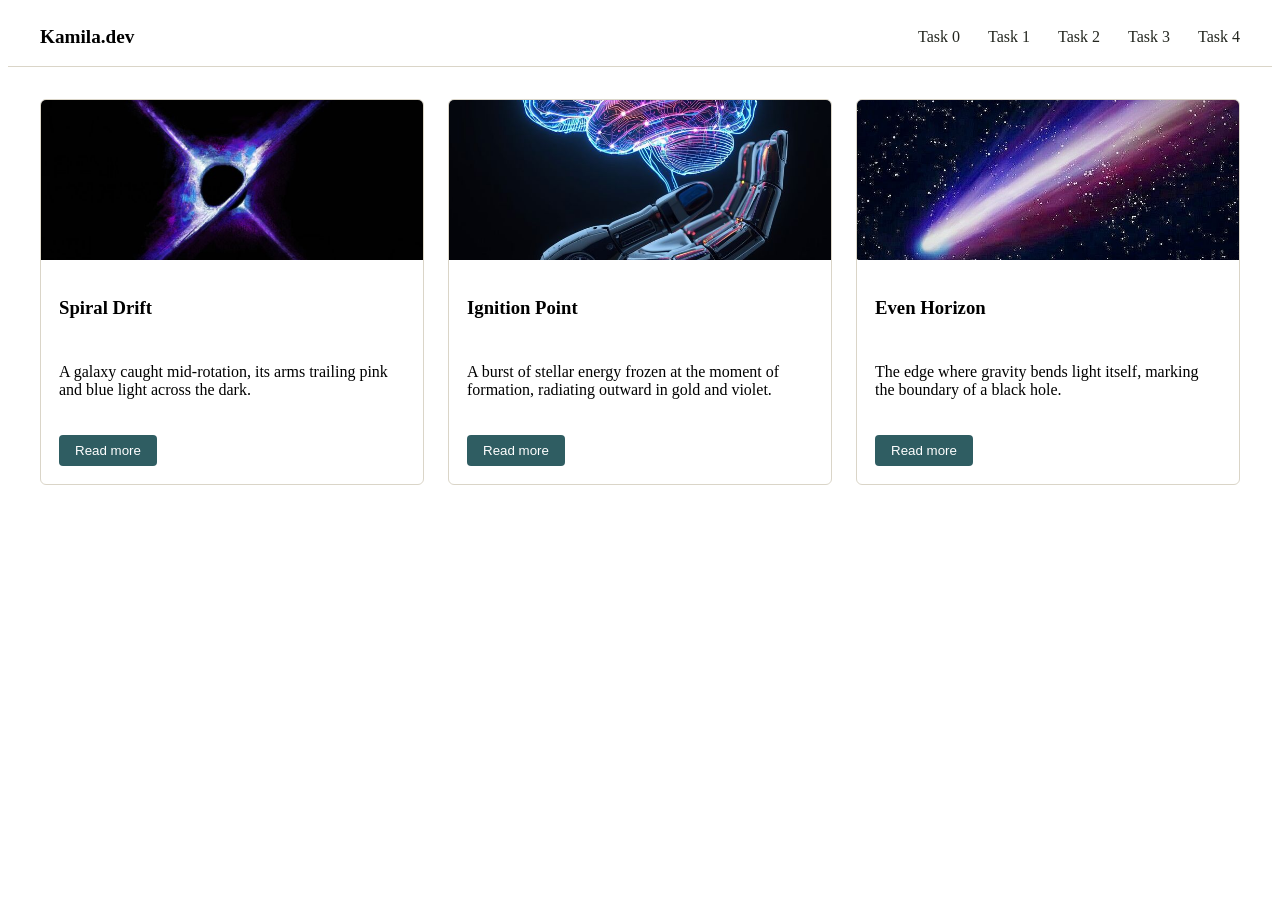
<file: Task1/index.html>
<!DOCTYPE html>
<html lang="en">
<head>
    <meta charset="UTF-8">
    <meta name="viewport" content="width=device-width, initial-scale=1.0">
    <title>Assignment 2 - Task 1</title>
    <link rel="stylesheet" href="style.css">
</head>
<body>
    <header>
  <div class="logo">Kamila.dev</div>
  <nav>
    <ul>
       <li><a href="../Task0/index.html">Task 0</a></li>
      <li><a href="../Task1/index.html">Task 1</a></li>
      <li><a href="../Task2/index.html">Task 2</a></li>
      <li><a href="../Task3/index.html">Task 3</a></li>
      <li><a href="../Task4/index.html">Task 4</a></li>
    </ul>
  </nav>
</header>
<div class="card-row">
  <div class="card">
    <img src="5.jpg" alt="Spiral Drift">
    <div class="card-body">
      <h3>Spiral Drift</h3>
      <p>A galaxy caught mid-rotation, its arms trailing pink and blue light across the dark.</p>
      <button>Read more</button>
    </div>
  </div>

  <div class="card">
    <img src="9.jpg" alt="Ignition Point">
    <div class="card-body">
      <h3>Ignition Point</h3>
      <p>A burst of stellar energy frozen at the moment of formation, radiating outward in gold and violet.</p>
      <button>Read more</button>
    </div>
  </div>

  <div class="card">
    <img src="4.jpg" alt="Even Horizon">
    <div class="card-body">
      <h3>Even Horizon</h3>
      <p>The edge where gravity bends light itself, marking the boundary of a black hole.</p>
      <button>Read more</button>
    </div>
  </div>
</div>

</body>
</html>
</file>
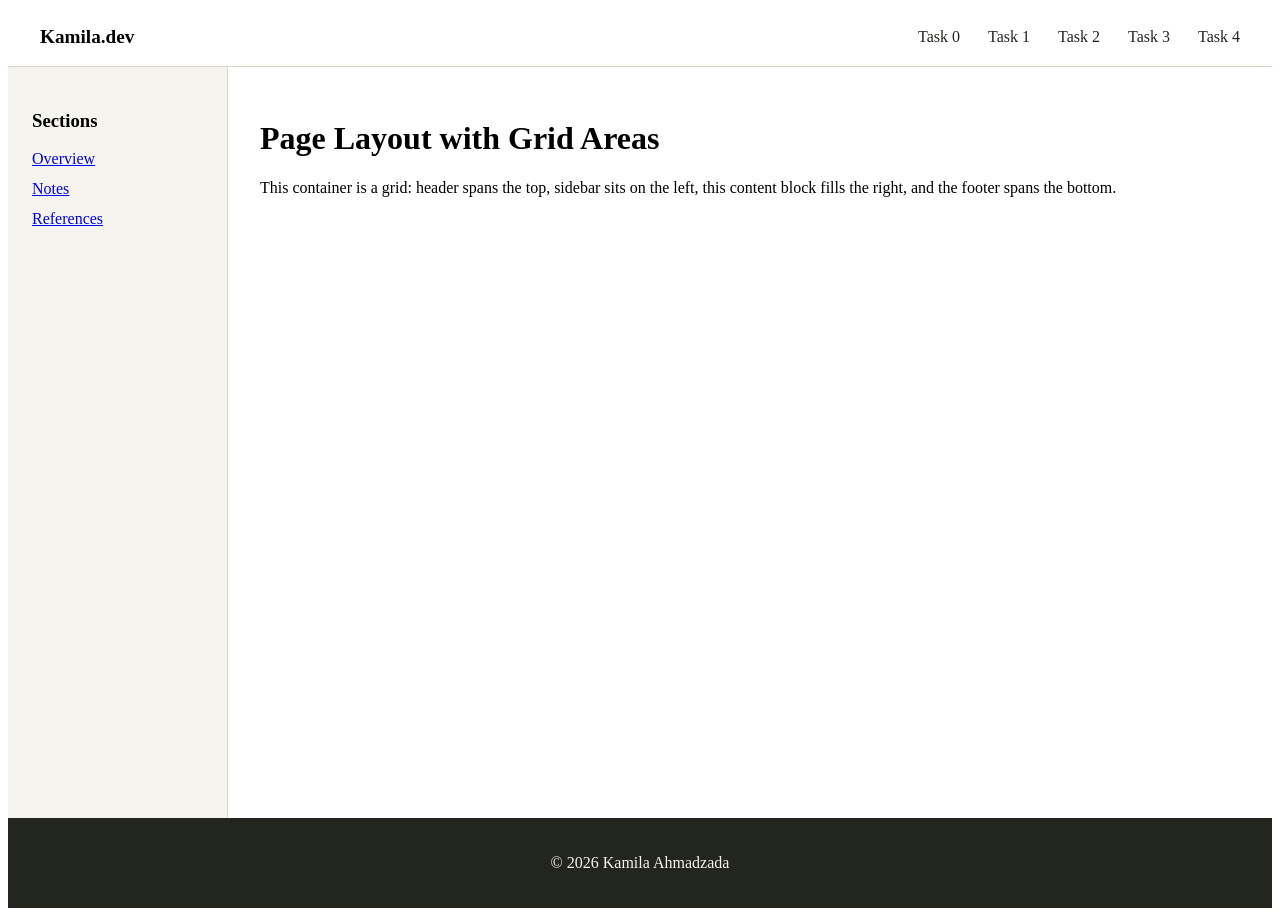
<file: Task2/index.html>
<!DOCTYPE html>
<html lang="en">
<head>
    <meta charset="UTF-8">
    <meta name="viewport" content="width=device-width, initial-scale=1.0">
    <title>Assignment 2 - Task 2</title>
    <link rel="stylesheet" href="style.css">
</head>
<body>

<div class="layout">

  <header>
    <div class="logo">Kamila.dev</div>
    <nav>
      <ul>
         <li><a href="../Task0/index.html">Task 0</a></li>
      <li><a href="../Task1/index.html">Task 1</a></li>
      <li><a href="../Task2/index.html">Task 2</a></li>
      <li><a href="../Task3/index.html">Task 3</a></li>
      <li><a href="../Task4/index.html">Task 4</a></li>
      </ul>
    </nav>
  </header>

  <aside class="sidebar">
    <h3>Sections</h3>
    <ul>
      <li><a href="#">Overview</a></li>
      <li><a href="#">Notes</a></li>
      <li><a href="#">References</a></li>
    </ul>
  </aside>

  <div class="content">
    <h1>Page Layout with Grid Areas</h1>
    <p>This container is a grid: header spans the top, sidebar sits on the left, this content block fills the right, and the footer spans the bottom.</p>
  </div>

  <footer class="site-footer">
    <p>&copy; 2026 Kamila Ahmadzada</p>
  </footer>

</div>

</body>
</html>
</file>
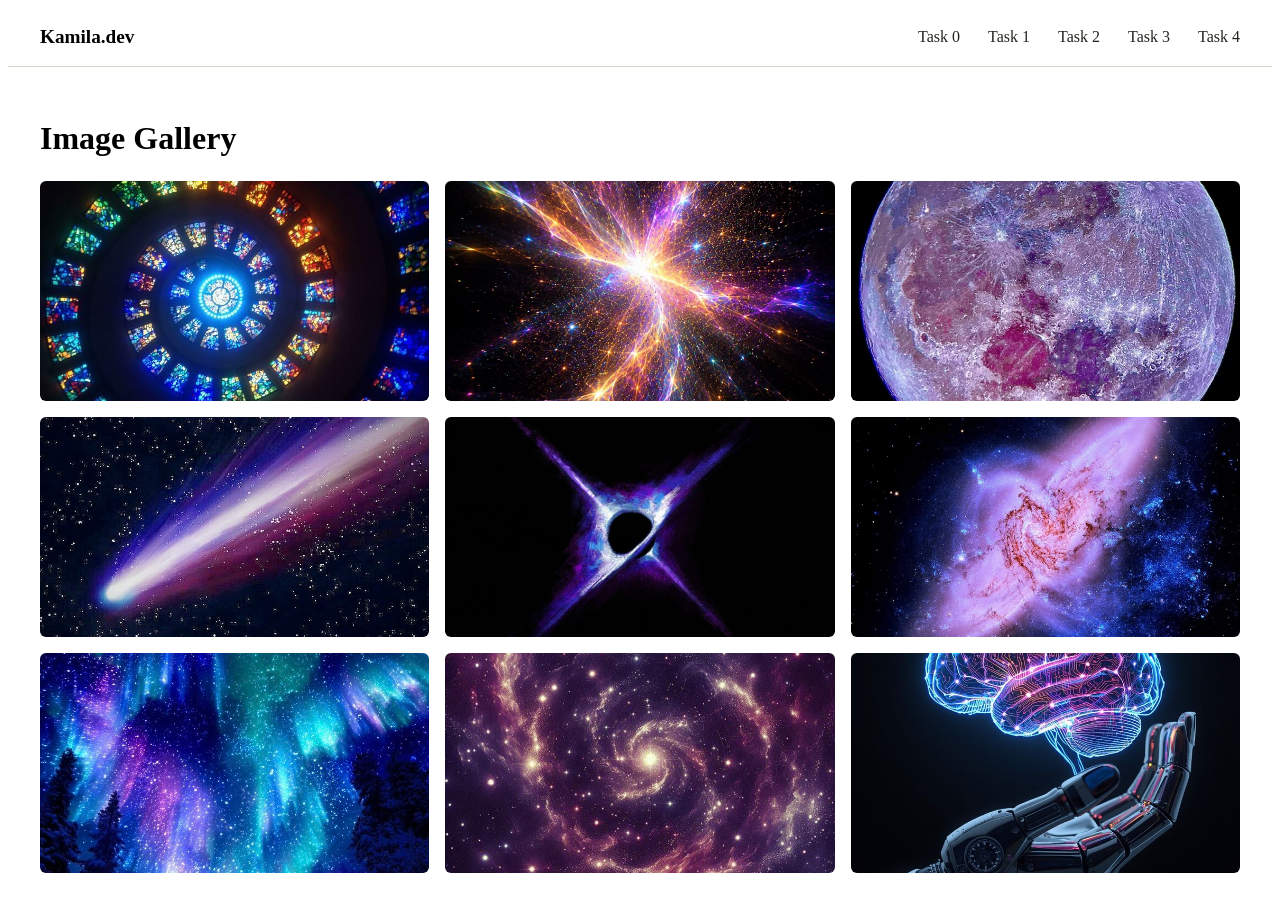
<file: Task3/index.html>
<!DOCTYPE html>
<html lang="en">
<head>
    <meta charset="UTF-8">
    <meta name="viewport" content="width=device-width, initial-scale=1.0">
    <title>Assignment 2 - Task 3</title>
    <link rel="stylesheet" href="style.css">
</head>
<body>

<header>
  <div class="logo">Kamila.dev</div>
  <nav>
    <ul>
       <li><a href="../Task0/index.html">Task 0</a></li>
      <li><a href="../Task1/index.html">Task 1</a></li>
      <li><a href="../Task2/index.html">Task 2</a></li>
      <li><a href="../Task3/index.html">Task 3</a></li>
      <li><a href="../Task4/index.html">Task 4</a></li>
    </ul>
  </nav>
</header>

<main>
  <h1>Image Gallery</h1>
  <div class="gallery">
    <div class="gallery-item"><img src="1.jpg"><span class="caption">Fractured Light</span></div>
    <div class="gallery-item"><img src="2.jpg"><span class="caption">Ignition Point</span></div>
    <div class="gallery-item"><img src="3.jpg"><span class="caption">Distant Worlds</span></div>
    <div class="gallery-item"><img src="4.jpg"><span class="caption">Night Passage</span></div>
    <div class="gallery-item"><img src="5.jpg"><span class="caption">Even Horizon</span></div>
    <div class="gallery-item"><img src="6.jpg"><span class="caption">Spiral Drift</span></div>
    <div class="gallery-item"><img src="7.jpg"><span class="caption">Borealis</span></div>
<div class="gallery-item"><img src="8.jpg"><span class="caption">Ancient Light</span></div>
<div class="gallery-item"><img src="9.jpg"><span class="caption">Synthetic Mind</span></div>
  </div>
</main>

</body>
</html>
</file>
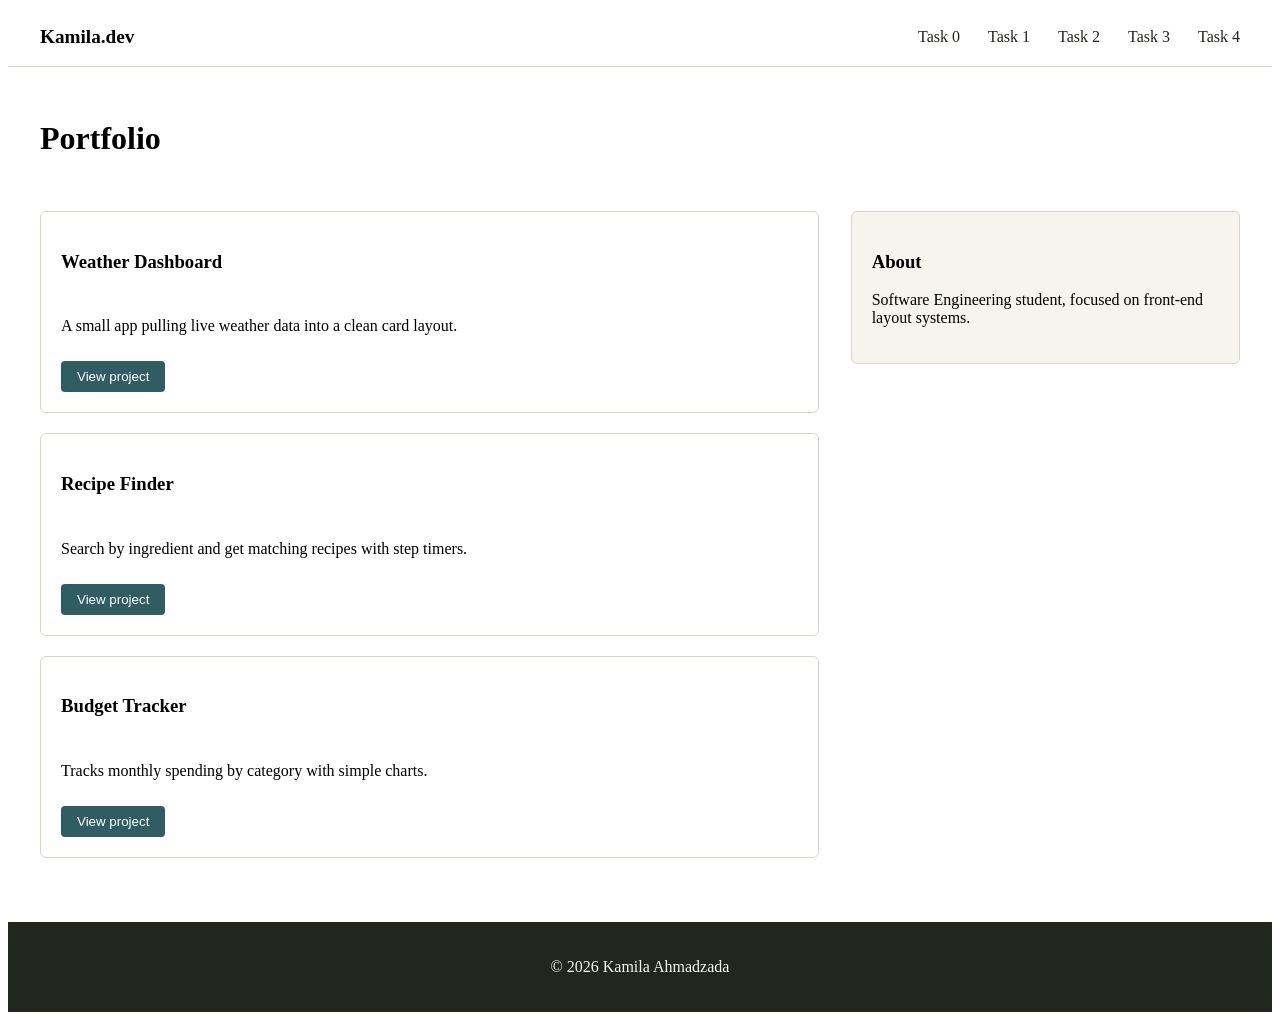
<file: Task4/index.html>
<!DOCTYPE html>
<html lang="en">
<head>
    <meta charset="UTF-8">
    <meta name="viewport" content="width=device-width, initial-scale=1.0">
    <title>Assignment 2 - Task 4</title>
    <link rel="stylesheet" href="style.css">
</head>
<body>

<header>
  <div class="logo">Kamila.dev</div>
  <nav>
    <ul>
      <li><a href="../Task0/index.html">Task 0</a></li>
      <li><a href="../Task1/index.html">Task 1</a></li>
      <li><a href="../Task2/index.html">Task 2</a></li>
      <li><a href="../Task3/index.html">Task 3</a></li>
      <li><a href="../Task4/index.html">Task 4</a></li>
    </ul>
  </nav>
</header>

<h1 style="padding: 32px 32px 0;">Portfolio</h1>

<div class="portfolio-layout">

  <section class="projects">
    <div class="project-card">
      <h3>Weather Dashboard</h3>
      <p>A small app pulling live weather data into a clean card layout.</p>
      <button>View project</button>
    </div>
    <div class="project-card">
      <h3>Recipe Finder</h3>
      <p>Search by ingredient and get matching recipes with step timers.</p>
      <button>View project</button>
    </div>
    <div class="project-card">
      <h3>Budget Tracker</h3>
      <p>Tracks monthly spending by category with simple charts.</p>
      <button>View project</button>
    </div>
  </section>

  <aside class="info-panel">
    <h3>About</h3>
    <p>Software Engineering student, focused on front-end layout systems.</p>
  </aside>

</div>

<footer class="site-footer">
  <p>&copy; 2026 Kamila Ahmadzada</p>
</footer>

</body>
</html>
</file>
<file: Task1/style.css>
header {
  display: flex;
  justify-content: space-between;
  align-items: center;
  padding: 18px 32px;
  background: #ffffff;
  border-bottom: 1px solid #dad5c8;
}

.logo { font-weight: 700; font-size: 1.2rem; }

header nav ul {
  display: flex;
  gap: 28px;
  list-style: none;
  margin: 0;
  padding: 0;
}

header nav a {
  color: #23261f;
  text-decoration: none;
  font-weight: 500;
}
.card-row {
  display: flex;
  gap: 24px;
  padding: 32px;
  flex-wrap: wrap;
}

.card {
  flex: 1 1 260px;
  display: flex;
  flex-direction: column;
  justify-content: space-between;
  background: #ffffff;
  border: 1px solid #dad5c8;
  border-radius: 6px;
  overflow: hidden;
  transition: transform 0.2s ease, box-shadow 0.2s ease;
}

.card:hover {
  transform: translateY(-4px);
  box-shadow: 0 10px 20px rgba(0,0,0,0.1);
}

.card img {
  width: 100%;
  height: 160px;
  object-fit: cover;
}

.card-body {
  padding: 18px;
  display: flex;
  flex-direction: column;
  gap: 10px;
}

.card-body button {
  align-self: flex-start;
  margin-top: 10px;
  padding: 8px 16px;
  background: #2f5d62;
  color: #fff;
  border: none;
  border-radius: 4px;
  cursor: pointer;
}
</file>
<file: Task2/style.css>
* { box-sizing: border-box; }

.layout {
  display: grid;
  grid-template-columns: 220px 1fr;
  grid-template-rows: auto 1fr auto;
  grid-template-areas:
    "header header"
    "sidebar content"
    "footer footer";
  min-height: 100vh;
}

.layout > header {
  grid-area: header;
  display: flex;
  justify-content: space-between;
  align-items: center;
  padding: 18px 32px;
  background: #ffffff;
  border-bottom: 1px solid #dad5c8;
}

.logo { font-weight: 700; font-size: 1.2rem; }

.layout nav ul {
  display: flex;
  gap: 28px;
  list-style: none;
  margin: 0;
  padding: 0;
}

.layout nav a { color: #23261f; text-decoration: none; }

.sidebar {
  grid-area: sidebar;
  background: #f6f4ee;
  border-right: 1px solid #dad5c8;
  padding: 24px;
}

.sidebar ul { list-style: none; padding: 0; }
.sidebar li { margin-bottom: 12px; }

.content { grid-area: content; padding: 32px; }

.site-footer {
  grid-area: footer;
  padding: 20px 32px;
  background: #23261f;
  color: #f6f4ee;
  text-align: center;
}
</file>
<file: Task3/style.css>
* { box-sizing: border-box; }

header {
  display: flex;
  justify-content: space-between;
  align-items: center;
  padding: 18px 32px;
  background: #ffffff;
  border-bottom: 1px solid #dad5c8;
}

.logo { font-weight: 700; font-size: 1.2rem; }

header nav ul { display: flex; gap: 28px; list-style: none; margin: 0; padding: 0; }
header nav a { color: #23261f; text-decoration: none; }

main { padding: 32px; }

.gallery {
  display: grid;
  grid-template-columns: repeat(3, 1fr);
  gap: 16px;
  margin-top: 24px;
}

.gallery-item {
  position: relative;
  overflow: hidden;
  border-radius: 6px;
}

.gallery-item img {
  width: 100%;
  height: 220px;
  object-fit: cover;
  display: block;
}

.gallery-item .caption {
  position: absolute;
  left: 0; right: 0; bottom: 0;
  background: rgba(35,38,31,0.75);
  color: #fff;
  padding: 10px 14px;
  opacity: 0;
  transition: opacity 0.25s ease;
}

.gallery-item:hover .caption { opacity: 1; }
</file>
<file: Task4/style.css>
* { box-sizing: border-box; }

header {
  display: flex;
  justify-content: space-between;
  align-items: center;
  padding: 18px 32px;
  background: #ffffff;
  border-bottom: 1px solid #dad5c8;
}

.logo { font-weight: 700; font-size: 1.2rem; }
header nav ul { display: flex; gap: 28px; list-style: none; margin: 0; padding: 0; }
header nav a { color: #23261f; text-decoration: none; }

.portfolio-layout {
  display: grid;
  grid-template-columns: 2fr 1fr;
  gap: 32px;
  padding: 32px;
}

.projects {
  display: flex;
  flex-direction: column;
  gap: 20px;
}

.project-card {
  display: flex;
  flex-direction: column;
  gap: 10px;
  background: #ffffff;
  border: 1px solid #dad5c8;
  border-radius: 6px;
  padding: 20px;
}

.project-card button {
  align-self: flex-start;
  padding: 8px 16px;
  background: #2f5d62;
  color: #fff;
  border: none;
  border-radius: 4px;
  cursor: pointer;
}

.info-panel {
  background: #f6f4ee;
  border: 1px solid #dad5c8;
  border-radius: 6px;
  padding: 20px;
  height: fit-content;
}

.site-footer {
  padding: 20px 32px;
  background: #23261f;
  color: #f6f4ee;
  text-align: center;
  margin-top: 32px;
}
</file>
